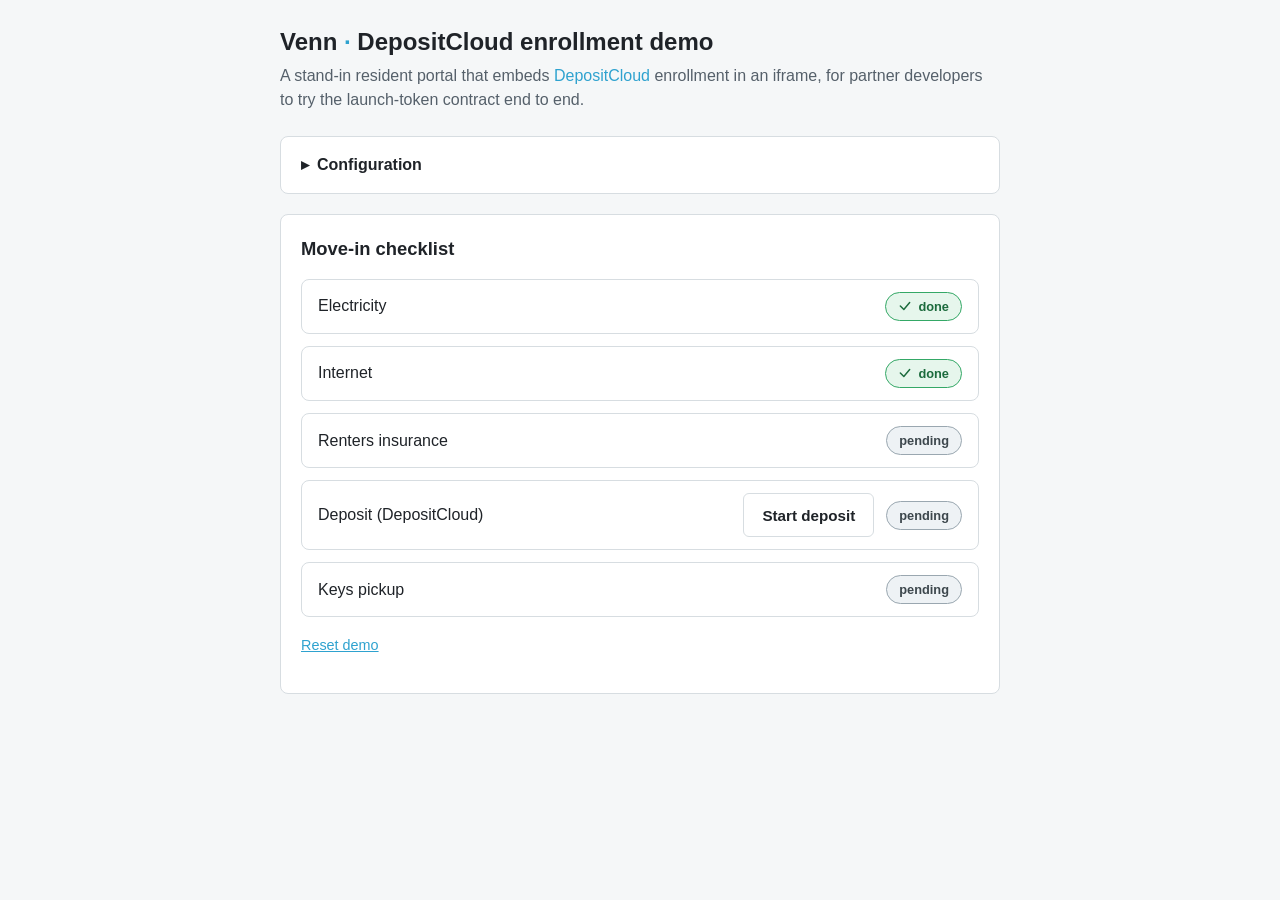
<file: index.html>
<!DOCTYPE html>
<html lang="en">
<head>
<meta charset="UTF-8">
<meta name="viewport" content="width=device-width, initial-scale=1">
<title>Venn - DepositCloud Enrollment Demo</title>
<link rel="stylesheet" href="styles.css">
</head>
<body>
<div class="page">
  <header class="site-header">
    <h1>Venn <span class="accent">&middot;</span> DepositCloud enrollment demo</h1>
    <p>A stand-in resident portal that embeds <span class="accent">DepositCloud</span> enrollment in an iframe, for partner developers to try the launch-token contract end to end.</p>
  </header>

  <div id="banner-region" aria-live="polite"></div>

  <details class="config-panel" id="config-panel">
    <summary>Configuration</summary>
    <div class="config-body">
      <fieldset>
        <legend>DepositCloud</legend>
        <div class="field-grid">
          <div class="field full">
            <label for="cfg-host">DepositCloud host</label>
            <input type="text" id="cfg-host" autocomplete="off">
          </div>
          <div class="field full">
            <label for="cfg-path">Property enrollment link path</label>
            <input type="text" id="cfg-path" autocomplete="off">
          </div>
          <div class="field">
            <label for="cfg-iss">Issuer (iss)</label>
            <input type="text" id="cfg-iss" autocomplete="off">
          </div>
          <div class="field">
            <label for="cfg-secret">Signing secret</label>
            <input type="password" id="cfg-secret" autocomplete="off">
            <p class="hint">test secret only &mdash; never stored, cleared on reload</p>
          </div>
        </div>
      </fieldset>

      <fieldset>
        <legend>Resident</legend>
        <p class="hint">These must match a resident already synced in DepositCloud.</p>
        <div class="field-grid">
          <div class="field">
            <label for="cfg-sub">sub (PMS resident id / tcode)</label>
            <input type="text" id="cfg-sub" autocomplete="off">
          </div>
          <div class="field">
            <label for="cfg-email">email</label>
            <input type="email" id="cfg-email" autocomplete="off">
          </div>
          <div class="field">
            <label for="cfg-dob">dob (YYYY-MM-DD)</label>
            <input type="text" id="cfg-dob" placeholder="YYYY-MM-DD" autocomplete="off">
          </div>
          <div class="field">
            <label for="cfg-lease-id">lease_id</label>
            <input type="text" id="cfg-lease-id" autocomplete="off">
          </div>
          <div class="field">
            <label for="cfg-unit-number">unit_number</label>
            <input type="text" id="cfg-unit-number" autocomplete="off">
          </div>
        </div>
      </fieldset>

      <fieldset>
        <legend>Return</legend>
        <div class="field-grid">
          <div class="field full">
            <label for="cfg-return-url">Return URL</label>
            <input type="text" id="cfg-return-url" readonly>
          </div>
        </div>
      </fieldset>
    </div>
  </details>

  <section class="card">
    <h2>Move-in checklist</h2>
    <ul class="checklist" id="checklist">
      <li class="checklist-item" data-step="electricity">
        <span class="checklist-label">Electricity</span>
        <span class="checklist-actions">
          <span class="pill pill-done" id="pill-electricity"></span>
        </span>
      </li>
      <li class="checklist-item" data-step="internet">
        <span class="checklist-label">Internet</span>
        <span class="checklist-actions">
          <span class="pill pill-done" id="pill-internet"></span>
        </span>
      </li>
      <li class="checklist-item" data-step="insurance">
        <span class="checklist-label">Renters insurance</span>
        <span class="checklist-actions">
          <span class="pill pill-pending" id="pill-insurance"></span>
        </span>
      </li>
      <li class="checklist-item" data-step="deposit">
        <span class="checklist-label">Deposit (DepositCloud)</span>
        <span class="checklist-actions">
          <button type="button" class="btn btn-secondary" id="deposit-action">Start deposit</button>
          <span class="pill pill-pending" id="pill-deposit"></span>
        </span>
      </li>
      <li class="checklist-item" data-step="keys">
        <span class="checklist-label">Keys pickup</span>
        <span class="checklist-actions">
          <span class="pill pill-pending" id="pill-keys"></span>
        </span>
      </li>
    </ul>
    <p id="deposit-validation" class="validation-message" hidden></p>
    <p><button type="button" class="link-button" id="reset-demo">Reset demo</button></p>
  </section>
</div>

<div class="modal-overlay" id="modal-overlay" hidden>
  <div class="modal" role="dialog" aria-modal="true" aria-labelledby="modal-title">
    <div class="modal-header">
      <h2 id="modal-title">DepositCloud enrollment</h2>
      <button type="button" class="btn-icon" id="modal-close" aria-label="Close">&times;</button>
    </div>
    <div class="modal-body">
      <iframe id="enrollment-frame" title="DepositCloud enrollment" allow="payment" referrerpolicy="strict-origin-when-cross-origin"></iframe>
      <div class="what-we-sent">
        <h3>What we sent</h3>
        <div class="sent-block">
          <div class="sent-block-header">
            <span>Launch URL</span>
            <button type="button" class="copy-button" id="copy-url" data-copy-target="sent-url">Copy</button>
          </div>
          <pre class="sent-value" id="sent-url"></pre>
        </div>
        <div class="sent-block">
          <div class="sent-block-header">
            <span>Decoded payload</span>
            <button type="button" class="copy-button" id="copy-payload" data-copy-target="sent-payload">Copy</button>
          </div>
          <pre class="sent-value" id="sent-payload"></pre>
        </div>
      </div>
    </div>
  </div>
</div>

<script src="app.js"></script>
</body>
</html>
</file>
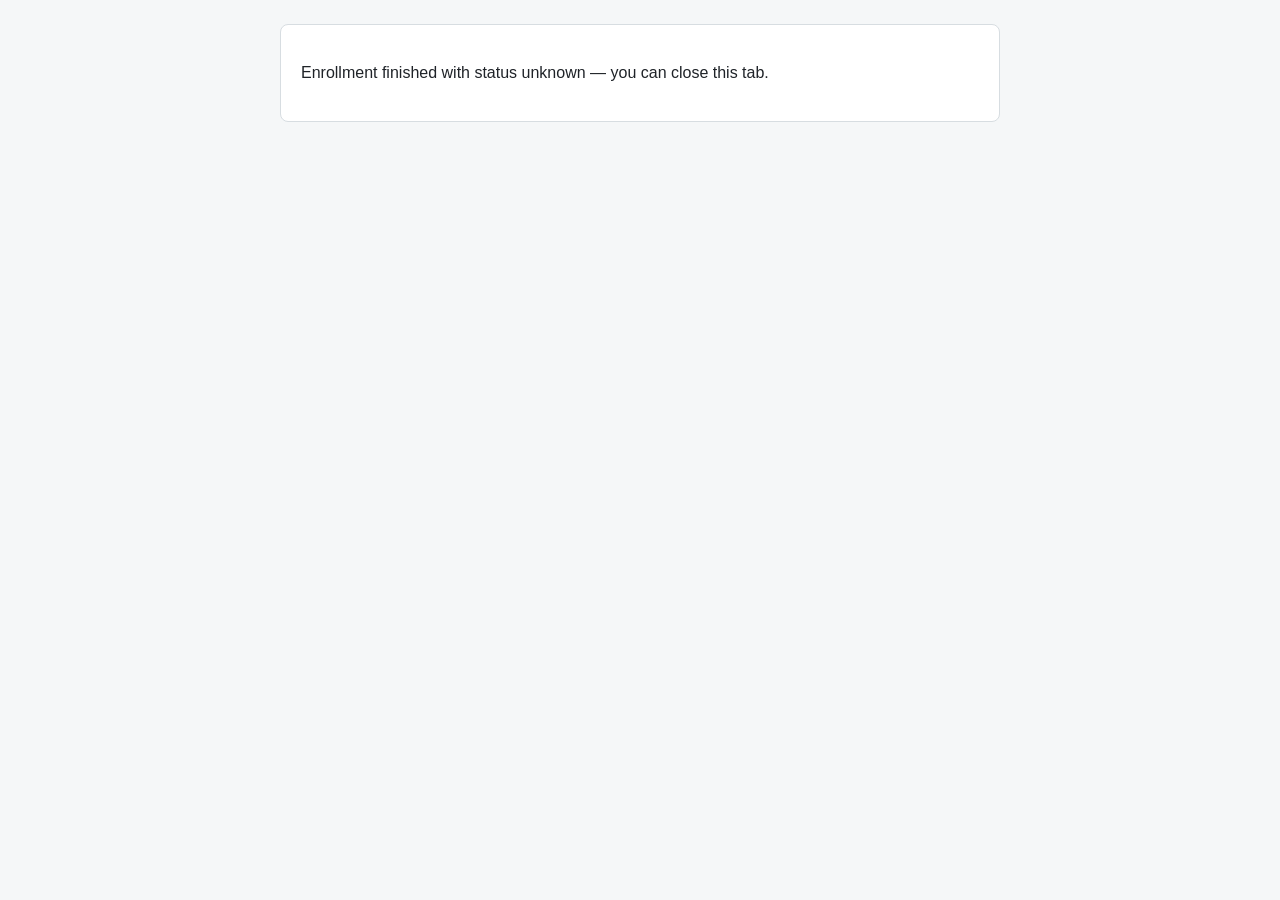
<file: return.html>
<!DOCTYPE html>
<html lang="en">
<head>
<meta charset="UTF-8">
<meta name="viewport" content="width=device-width, initial-scale=1">
<title>Venn - Enrollment return</title>
<link rel="stylesheet" href="styles.css">
</head>
<body>
<div class="page">
  <div class="card" id="return-message">
    <p>Returning to the resident portal&hellip;</p>
  </div>
</div>
<script>
  function readResultParams() {
    var params = new URLSearchParams(window.location.search);
    return {
      type: "dc:enrollment",
      status: params.get("status"),
      dc_account: params.get("dc_account"),
      reason: params.get("reason"),
    };
  }

  function isFramed() {
    try {
      return window.top !== window.self;
    } catch (err) {
      return true;
    }
  }

  function notifyParent(result) {
    if (!window.parent) return;
    window.parent.postMessage(result, window.location.origin);
  }

  function renderTopLevelMessage(result) {
    var container = document.getElementById("return-message");
    if (!container) return;
    var text = "Enrollment finished with status " + (result.status || "unknown") + " — you can close this tab.";
    container.innerHTML = "<p>" + text + "</p>";
  }

  function renderFramedMessage() {
    var container = document.getElementById("return-message");
    if (!container) return;
    container.innerHTML = "<p>Returning results to the parent application&hellip;</p>";
  }

  function init() {
    var result = readResultParams();
    if (isFramed()) {
      renderFramedMessage();
      notifyParent(result);
    } else {
      renderTopLevelMessage(result);
    }
  }

  document.addEventListener("DOMContentLoaded", init);
</script>
</body>
</html>
</file>
<file: styles.css>
:root {
  --accent: #2ea2cf;
  --accent-dark: #1f7fa8;
  --dark: #1f2328;
  --bg: #f5f7f8;
  --surface: #ffffff;
  --border: #d7dde1;
  --success-bg: #e6f6ec;
  --success-border: #34a866;
  --success-text: #1c6b3d;
  --failed-bg: #fdeceb;
  --failed-border: #d64545;
  --failed-text: #9c2c2c;
  --neutral-bg: #eef2f5;
  --neutral-border: #9aa7b0;
  --neutral-text: #3d474d;
  --radius: 8px;
}

* {
  box-sizing: border-box;
}

html, body {
  margin: 0;
  padding: 0;
}

body {
  font-family: -apple-system, BlinkMacSystemFont, "Segoe UI", Roboto, Helvetica, Arial, sans-serif;
  background: var(--bg);
  color: var(--dark);
  line-height: 1.5;
}

.page {
  max-width: 760px;
  margin: 0 auto;
  padding: 24px 20px 64px;
}

header.site-header {
  margin-bottom: 24px;
}

header.site-header h1 {
  font-size: 1.5rem;
  margin: 0 0 4px;
}

header.site-header p {
  margin: 0;
  color: #55606a;
}

.accent {
  color: var(--accent);
}

.card {
  background: var(--surface);
  border: 1px solid var(--border);
  border-radius: var(--radius);
  padding: 20px;
  margin-bottom: 20px;
}

.card h2 {
  font-size: 1.15rem;
  margin: 0 0 16px;
}

details.config-panel {
  background: var(--surface);
  border: 1px solid var(--border);
  border-radius: var(--radius);
  margin-bottom: 20px;
  padding: 0;
}

details.config-panel summary {
  cursor: pointer;
  padding: 16px 20px;
  font-weight: 600;
  list-style: none;
}

details.config-panel summary::-webkit-details-marker {
  display: none;
}

details.config-panel summary::before {
  content: "\25B8";
  display: inline-block;
  margin-right: 8px;
  transition: transform 0.15s ease;
}

details.config-panel[open] summary::before {
  transform: rotate(90deg);
}

.config-body {
  padding: 0 20px 20px;
  display: grid;
  gap: 16px;
}

fieldset {
  border: 1px solid var(--border);
  border-radius: var(--radius);
  padding: 12px 16px 16px;
  margin: 0;
}

legend {
  padding: 0 6px;
  font-weight: 600;
  color: #3d474d;
}

.field-grid {
  display: grid;
  grid-template-columns: 1fr 1fr;
  gap: 12px;
}

.field {
  display: flex;
  flex-direction: column;
  gap: 4px;
}

.field.full {
  grid-column: 1 / -1;
}

label {
  font-size: 0.85rem;
  font-weight: 600;
  color: #3d474d;
}

.hint {
  font-size: 0.8rem;
  color: #6b7680;
  margin: 0;
}

input[type="text"],
input[type="email"],
input[type="date"],
input[type="password"],
input[type="url"] {
  border: 1px solid var(--border);
  border-radius: 6px;
  padding: 10px 12px;
  font-size: 0.95rem;
  min-height: 44px;
  background: var(--surface);
  color: var(--dark);
}

input:focus {
  outline: 2px solid var(--accent);
  outline-offset: 1px;
}

input[readonly] {
  background: var(--bg);
  color: #55606a;
}

.checklist {
  list-style: none;
  margin: 0;
  padding: 0;
  display: flex;
  flex-direction: column;
  gap: 12px;
}

.checklist-item {
  display: flex;
  align-items: center;
  justify-content: space-between;
  gap: 12px;
  border: 1px solid var(--border);
  border-radius: var(--radius);
  padding: 12px 16px;
  flex-wrap: wrap;
}

.checklist-label {
  font-weight: 500;
}

.checklist-actions {
  display: flex;
  align-items: center;
  gap: 12px;
}

.pill {
  display: inline-flex;
  align-items: center;
  gap: 6px;
  padding: 4px 12px;
  border-radius: 999px;
  font-size: 0.8rem;
  font-weight: 600;
  border: 1px solid var(--neutral-border);
  color: var(--neutral-text);
  background: var(--neutral-bg);
}

.pill-done {
  border-color: var(--success-border);
  color: var(--success-text);
  background: var(--success-bg);
}

.pill-check {
  width: 14px;
  height: 14px;
  fill: none;
  stroke: currentColor;
  stroke-width: 2.5;
  stroke-linecap: round;
  stroke-linejoin: round;
}

.btn {
  display: inline-flex;
  align-items: center;
  justify-content: center;
  min-height: 44px;
  padding: 0 18px;
  border-radius: 6px;
  border: 1px solid transparent;
  font-size: 0.95rem;
  font-weight: 600;
  cursor: pointer;
}

.btn-primary {
  background: var(--accent);
  border-color: var(--accent-dark);
  color: #ffffff;
}

.btn-primary:hover {
  background: var(--accent-dark);
}

.btn-secondary {
  background: var(--surface);
  border-color: var(--border);
  color: var(--dark);
}

.btn-secondary:hover {
  border-color: var(--accent);
  color: var(--accent-dark);
}

.btn-secondary:disabled {
  opacity: 0.6;
  cursor: not-allowed;
}

.btn-icon {
  min-height: 44px;
  min-width: 44px;
  border: none;
  background: transparent;
  font-size: 1.4rem;
  line-height: 1;
  cursor: pointer;
  color: var(--dark);
}

.link-button {
  background: none;
  border: none;
  padding: 0;
  color: var(--accent);
  text-decoration: underline;
  font-size: 0.9rem;
  cursor: pointer;
}

.validation-message {
  color: var(--failed-text);
  font-size: 0.85rem;
  margin-top: 8px;
}

.banner {
  border-radius: var(--radius);
  padding: 14px 16px;
  margin-bottom: 20px;
  border: 1px solid var(--neutral-border);
  background: var(--neutral-bg);
  color: var(--neutral-text);
}

.banner-success {
  border-color: var(--success-border);
  background: var(--success-bg);
  color: var(--success-text);
}

.banner-failed {
  border-color: var(--failed-border);
  background: var(--failed-bg);
  color: var(--failed-text);
}

.banner-neutral {
  border-color: var(--neutral-border);
  background: var(--neutral-bg);
  color: var(--neutral-text);
}

.modal-overlay {
  position: fixed;
  inset: 0;
  background: rgba(31, 35, 40, 0.55);
  display: flex;
  align-items: center;
  justify-content: center;
  padding: 24px;
  z-index: 100;
}

.modal {
  background: var(--surface);
  border-radius: var(--radius);
  width: 100%;
  max-width: 900px;
  height: 100%;
  max-height: 90vh;
  display: flex;
  flex-direction: column;
  overflow: hidden;
}

.modal-header {
  display: flex;
  align-items: center;
  justify-content: space-between;
  padding: 12px 16px;
  border-bottom: 1px solid var(--border);
}

.modal-header h2 {
  font-size: 1rem;
  margin: 0;
}

.modal-body {
  flex: 1;
  display: flex;
  flex-direction: column;
  min-height: 0;
  padding: 16px;
  gap: 16px;
  overflow-y: auto;
}

.modal-body iframe {
  width: 100%;
  flex: 1 1 auto;
  min-height: 320px;
  border: 1px solid var(--border);
  border-radius: 6px;
}

.what-we-sent {
  border: 1px solid var(--border);
  border-radius: 6px;
  padding: 12px 14px;
  background: var(--bg);
  flex: 0 0 auto;
}

.what-we-sent h3 {
  margin: 0 0 10px;
  font-size: 0.95rem;
}

.sent-block {
  margin-bottom: 12px;
}

.sent-block:last-child {
  margin-bottom: 0;
}

.sent-block-header {
  display: flex;
  align-items: center;
  justify-content: space-between;
  margin-bottom: 4px;
}

.sent-block-header span {
  font-size: 0.8rem;
  font-weight: 600;
  color: #3d474d;
}

.copy-button {
  background: none;
  border: 1px solid var(--border);
  border-radius: 4px;
  padding: 4px 10px;
  font-size: 0.75rem;
  cursor: pointer;
  min-height: 28px;
}

pre.sent-value {
  margin: 0;
  padding: 10px;
  background: var(--surface);
  border: 1px solid var(--border);
  border-radius: 4px;
  font-size: 0.8rem;
  overflow-x: auto;
  white-space: pre-wrap;
  word-break: break-all;
}

@media (max-width: 480px) {
  .field-grid {
    grid-template-columns: 1fr;
  }

  .modal-overlay {
    padding: 0;
  }

  .modal {
    max-width: none;
    max-height: none;
    border-radius: 0;
  }

  .checklist-item {
    flex-direction: column;
    align-items: flex-start;
  }
}

[hidden] {
  display: none !important;
}
</file>
